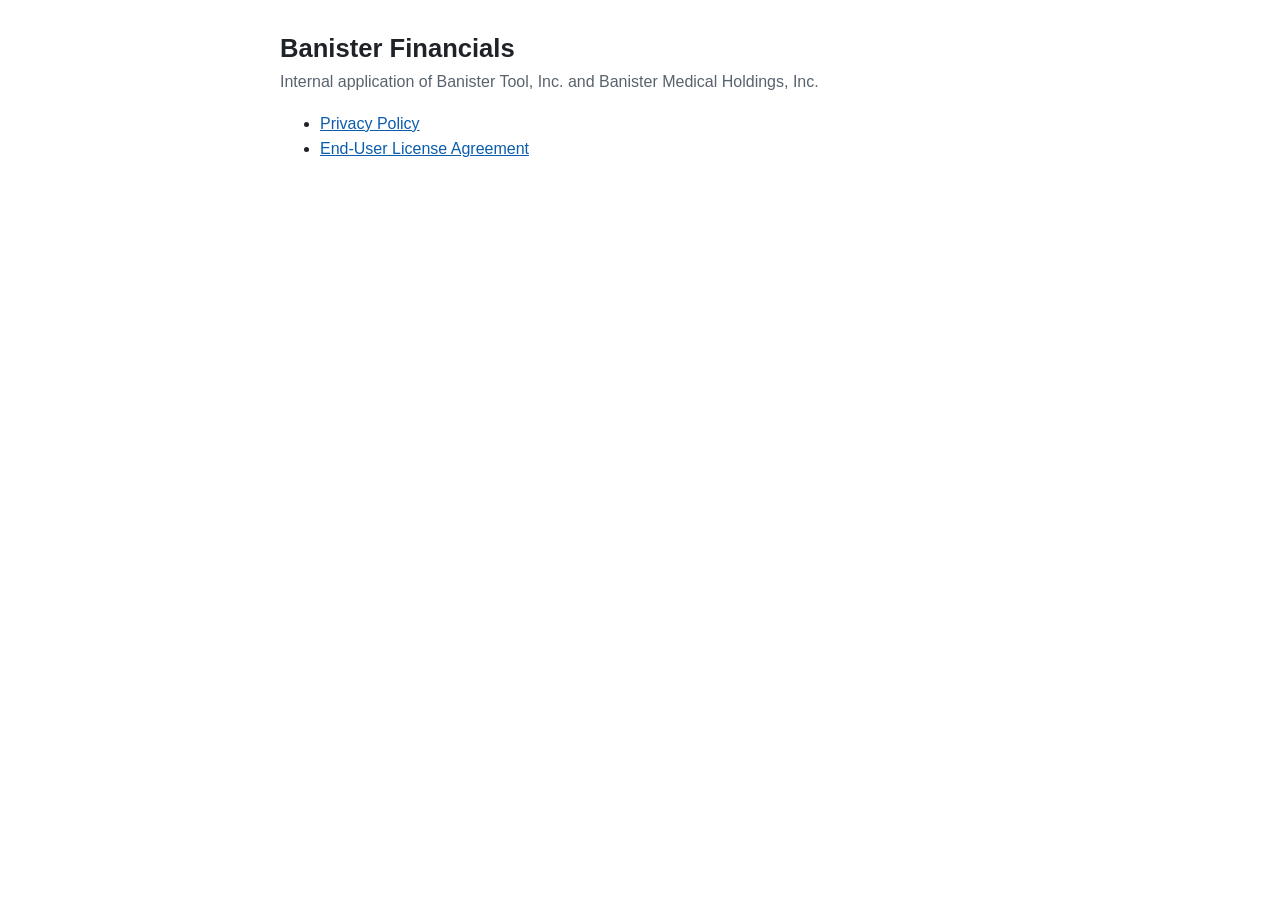
<file: index.html>
<!doctype html>
<html lang="en">
<head>
<meta charset="utf-8">
<meta name="viewport" content="width=device-width, initial-scale=1">
<title>Banister Financials</title>
<link rel="stylesheet" href="style.css">
</head>
<body>
<main>
<h1>Banister Financials</h1>
<p class="meta">Internal application of Banister Tool, Inc. and Banister Medical Holdings, Inc.</p>
<ul>
<li><a href="privacy.html">Privacy Policy</a></li>
<li><a href="eula.html">End-User License Agreement</a></li>
</ul>
</main>
</body>
</html>
</file>
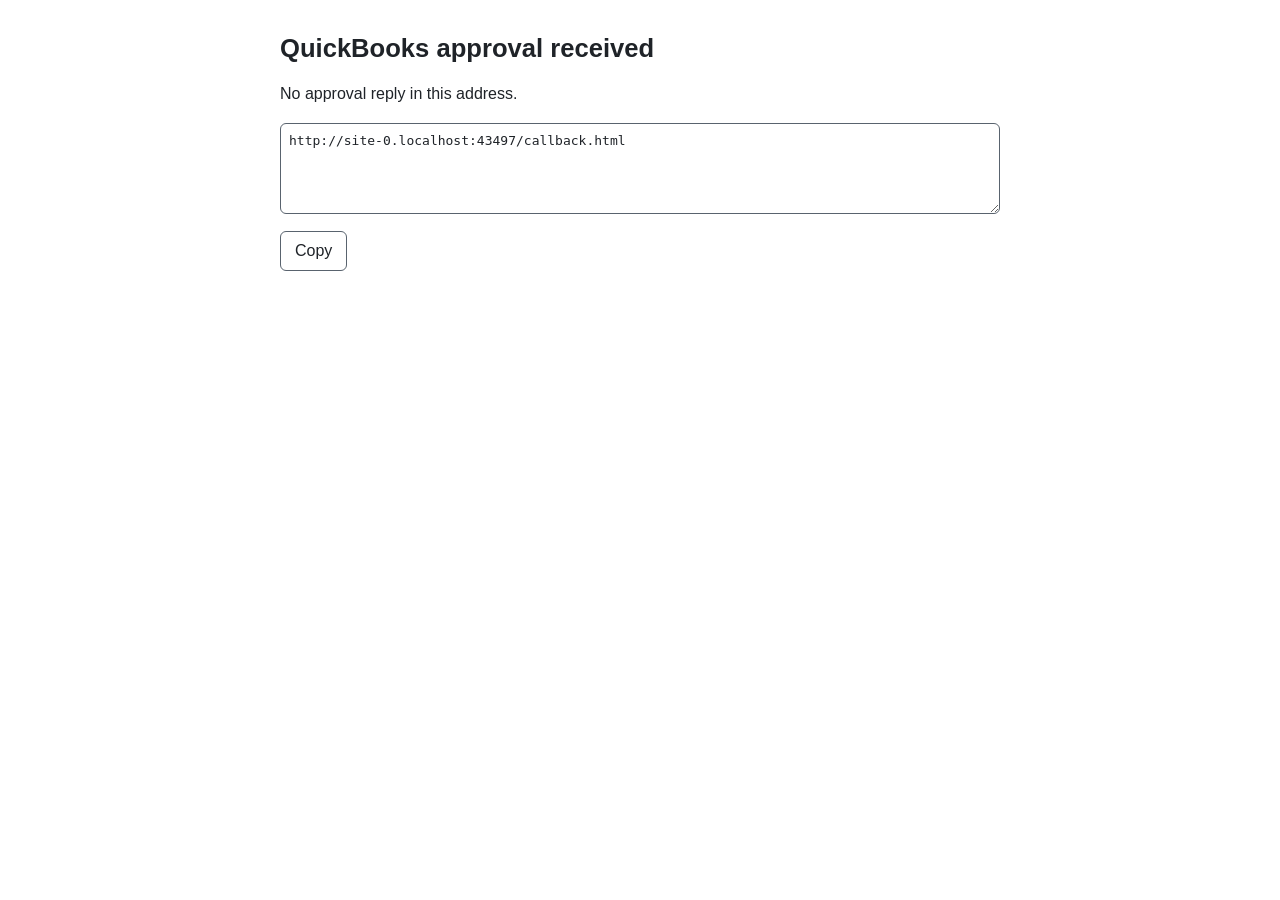
<file: callback.html>
<!doctype html>
<html lang="en">
<head>
<meta charset="utf-8">
<meta name="viewport" content="width=device-width, initial-scale=1">
<meta name="referrer" content="no-referrer">
<title>QuickBooks approval received</title>
<link rel="stylesheet" href="style.css">
<style>
  textarea { width: 100%; box-sizing: border-box; min-height: 7em; font: 13px/1.4 ui-monospace, Menlo, monospace;
             background: var(--bg); color: var(--fg); border: 1px solid var(--muted); border-radius: 6px; padding: 8px; }
  button { margin-top: 10px; font: inherit; padding: 6px 14px; border-radius: 6px; border: 1px solid var(--muted);
           background: var(--bg); color: var(--fg); cursor: pointer; }
</style>
</head>
<body>
<main>
<h1>QuickBooks approval received</h1>
<p id="msg">Copy this address into the Banister Financials terminal window.</p>
<textarea id="reply" readonly></textarea>
<button id="copy" type="button">Copy</button>
</main>
<script>
  // Shows the reply on this page only. Nothing is sent anywhere.
  var box = document.getElementById("reply");
  box.value = window.location.href;
  if (!window.location.search) {
    document.getElementById("msg").textContent = "No approval reply in this address.";
  }
  document.getElementById("copy").addEventListener("click", function () {
    box.select();
    navigator.clipboard.writeText(box.value).then(function () {
      document.getElementById("copy").textContent = "Copied";
    });
  });
</script>
</body>
</html>
</file>
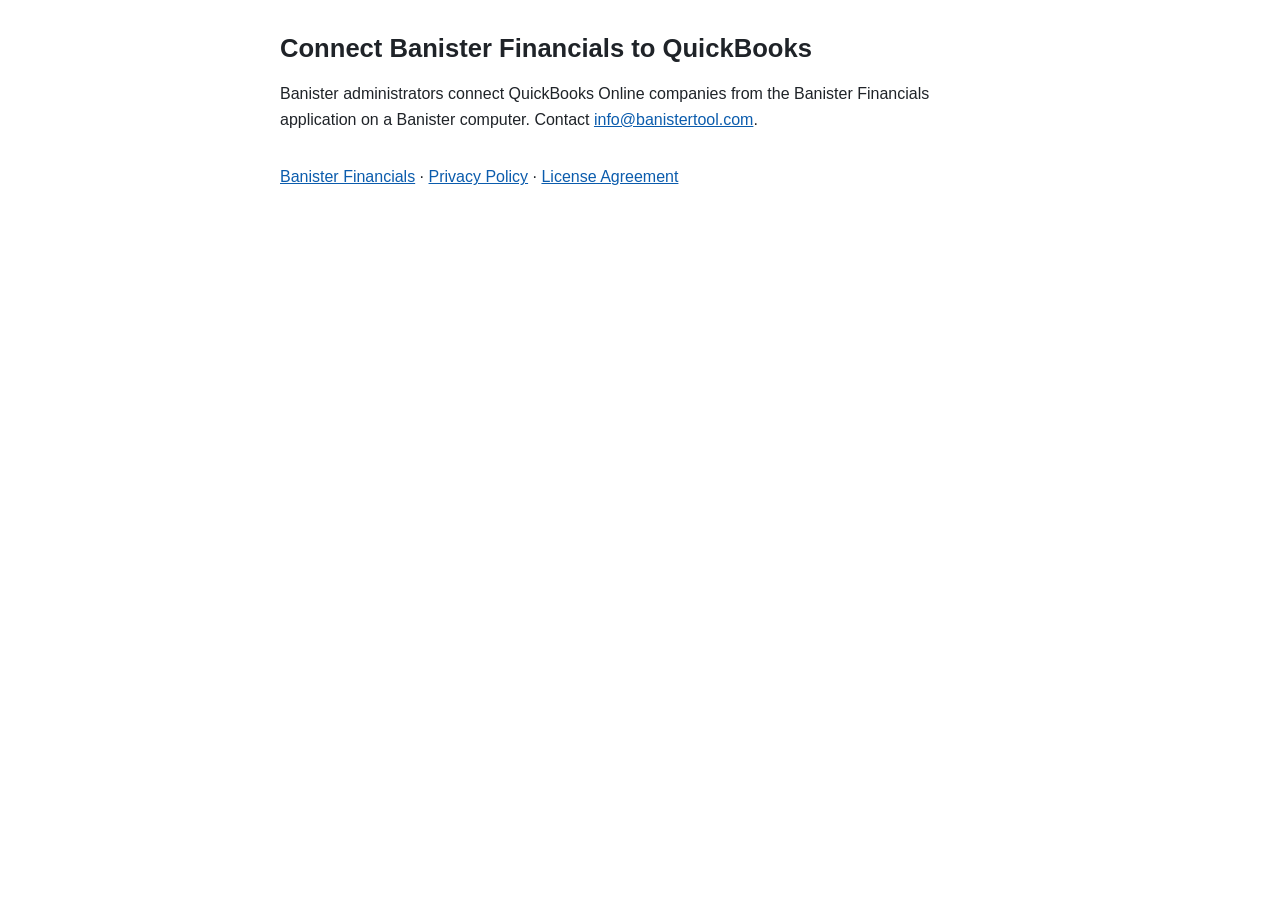
<file: connect.html>
<!doctype html>
<html lang="en">
<head>
<meta charset="utf-8">
<meta name="viewport" content="width=device-width, initial-scale=1">
<title>Connect Banister Financials to QuickBooks</title>
<link rel="stylesheet" href="style.css">
</head>
<body>
<main>
<h1>Connect Banister Financials to QuickBooks</h1>
<p>Banister administrators connect QuickBooks Online companies from the Banister Financials application on a Banister computer. Contact <a href="mailto:info@banistertool.com">info@banistertool.com</a>.</p>
<p class="nav"><a href="index.html">Banister Financials</a> · <a href="privacy.html">Privacy Policy</a> · <a href="eula.html">License Agreement</a></p>
</main>
</body>
</html>
</file>
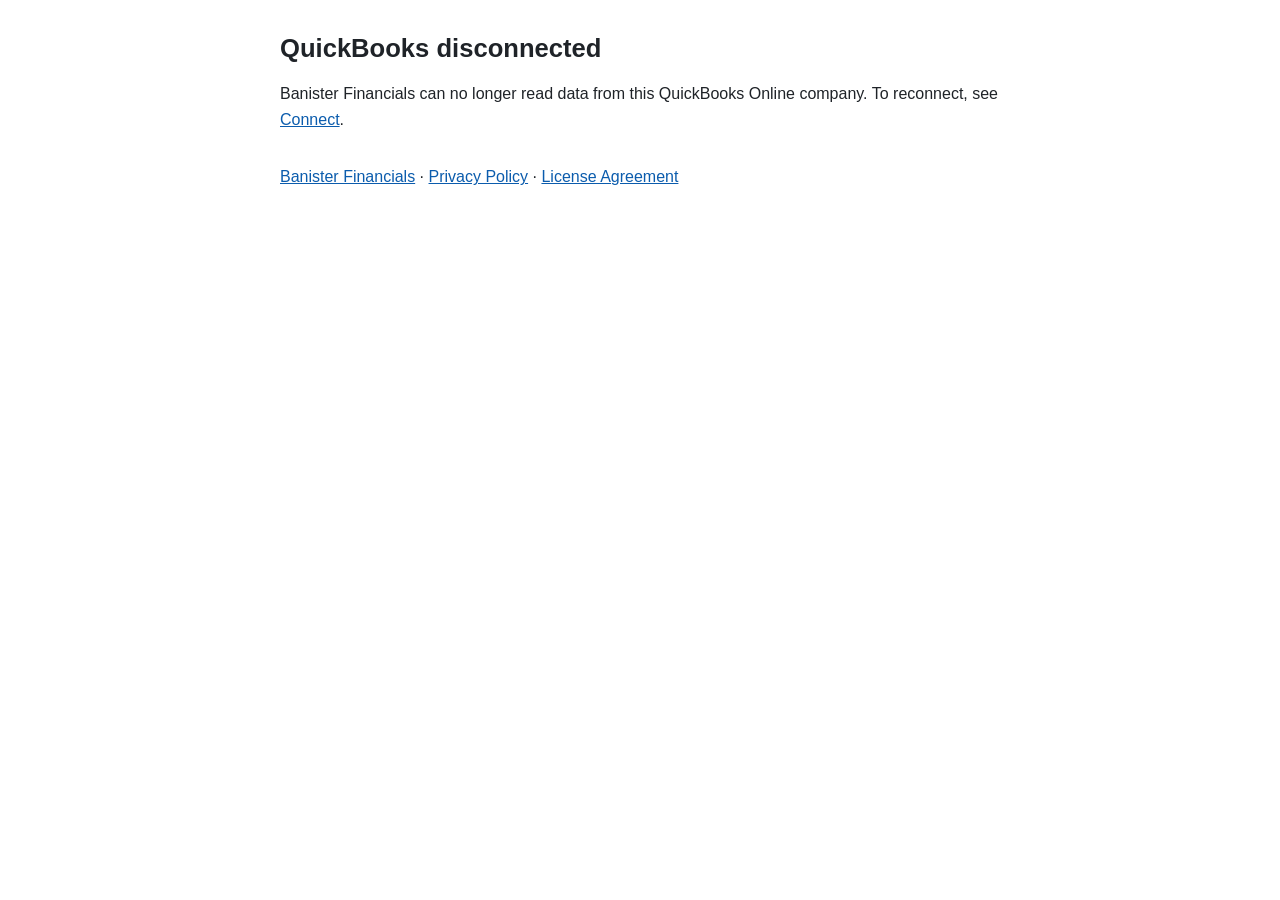
<file: disconnect.html>
<!doctype html>
<html lang="en">
<head>
<meta charset="utf-8">
<meta name="viewport" content="width=device-width, initial-scale=1">
<title>QuickBooks disconnected</title>
<link rel="stylesheet" href="style.css">
</head>
<body>
<main>
<h1>QuickBooks disconnected</h1>
<p>Banister Financials can no longer read data from this QuickBooks Online company. To reconnect, see <a href="connect.html">Connect</a>.</p>
<p class="nav"><a href="index.html">Banister Financials</a> · <a href="privacy.html">Privacy Policy</a> · <a href="eula.html">License Agreement</a></p>
</main>
</body>
</html>
</file>
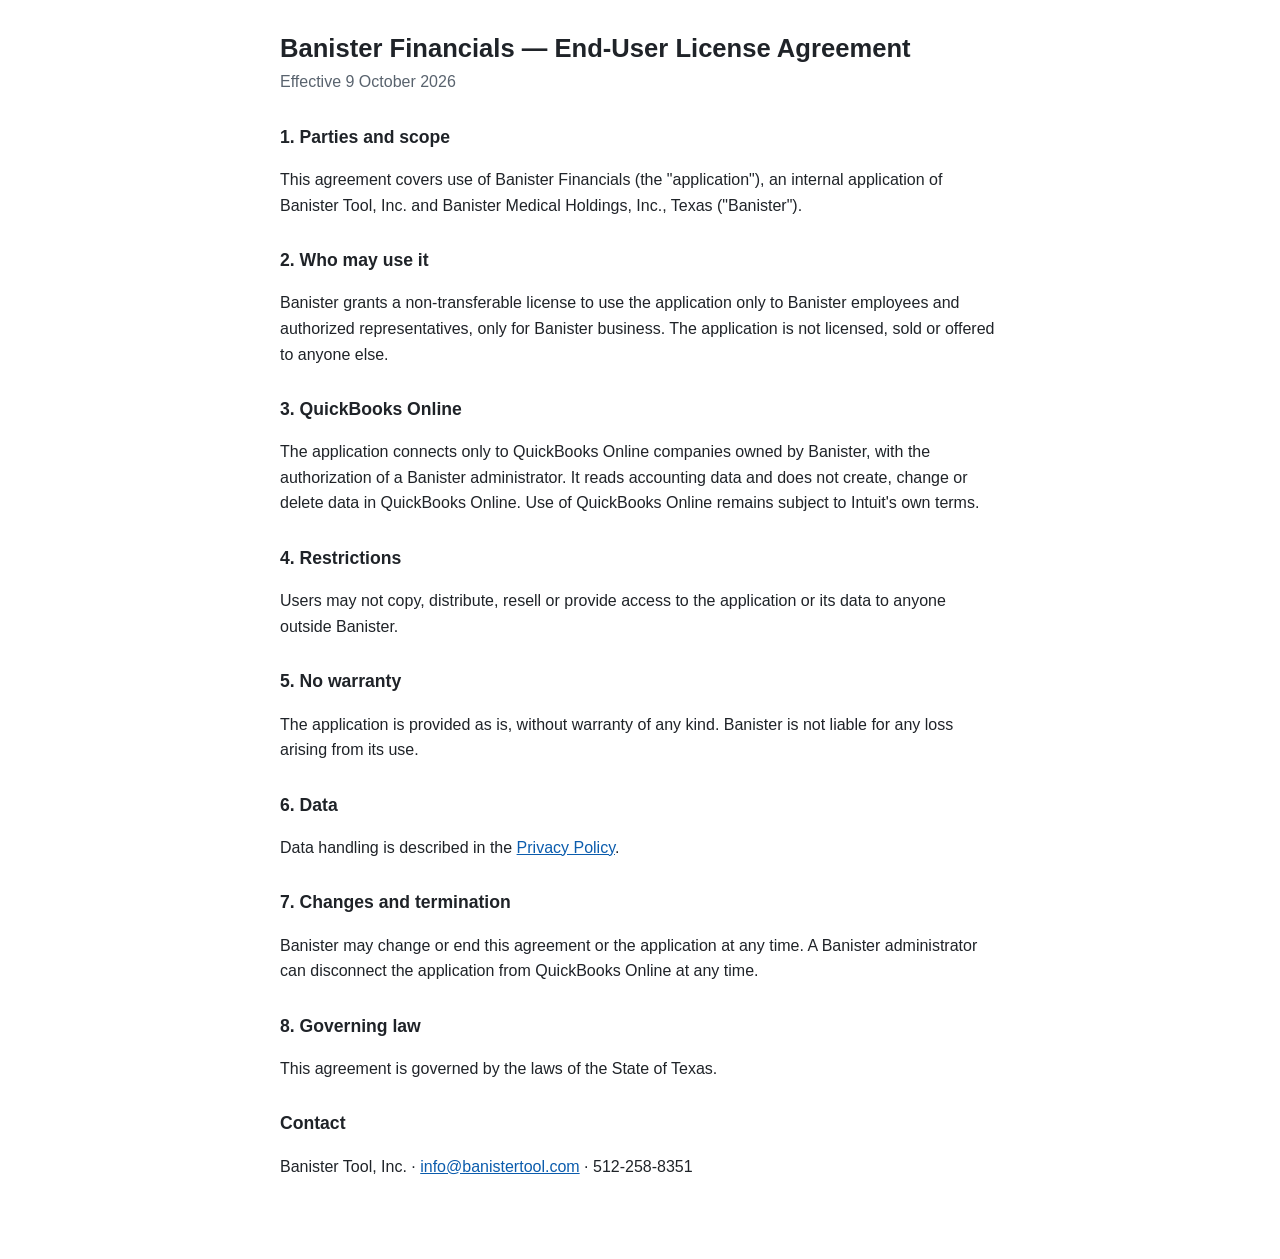
<file: eula.html>
<!doctype html>
<html lang="en">
<head>
<meta charset="utf-8">
<meta name="viewport" content="width=device-width, initial-scale=1">
<title>Banister Financials License Agreement</title>
<link rel="stylesheet" href="style.css">
</head>
<body>
<main>
<h1>Banister Financials — End-User License Agreement</h1>
<p class="meta">Effective 9 October 2026</p>

<h2>1. Parties and scope</h2>
<p>This agreement covers use of Banister Financials (the "application"), an internal application of Banister Tool, Inc. and Banister Medical Holdings, Inc., Texas ("Banister").</p>

<h2>2. Who may use it</h2>
<p>Banister grants a non-transferable license to use the application only to Banister employees and authorized representatives, only for Banister business. The application is not licensed, sold or offered to anyone else.</p>

<h2>3. QuickBooks Online</h2>
<p>The application connects only to QuickBooks Online companies owned by Banister, with the authorization of a Banister administrator. It reads accounting data and does not create, change or delete data in QuickBooks Online. Use of QuickBooks Online remains subject to Intuit's own terms.</p>

<h2>4. Restrictions</h2>
<p>Users may not copy, distribute, resell or provide access to the application or its data to anyone outside Banister.</p>

<h2>5. No warranty</h2>
<p>The application is provided as is, without warranty of any kind. Banister is not liable for any loss arising from its use.</p>

<h2>6. Data</h2>
<p>Data handling is described in the <a href="privacy.html">Privacy Policy</a>.</p>

<h2>7. Changes and termination</h2>
<p>Banister may change or end this agreement or the application at any time. A Banister administrator can disconnect the application from QuickBooks Online at any time.</p>

<h2>8. Governing law</h2>
<p>This agreement is governed by the laws of the State of Texas.</p>

<h2>Contact</h2>
<p>Banister Tool, Inc. · <a href="mailto:info@banistertool.com">info@banistertool.com</a> · 512-258-8351</p>
</main>
</body>
</html>
</file>
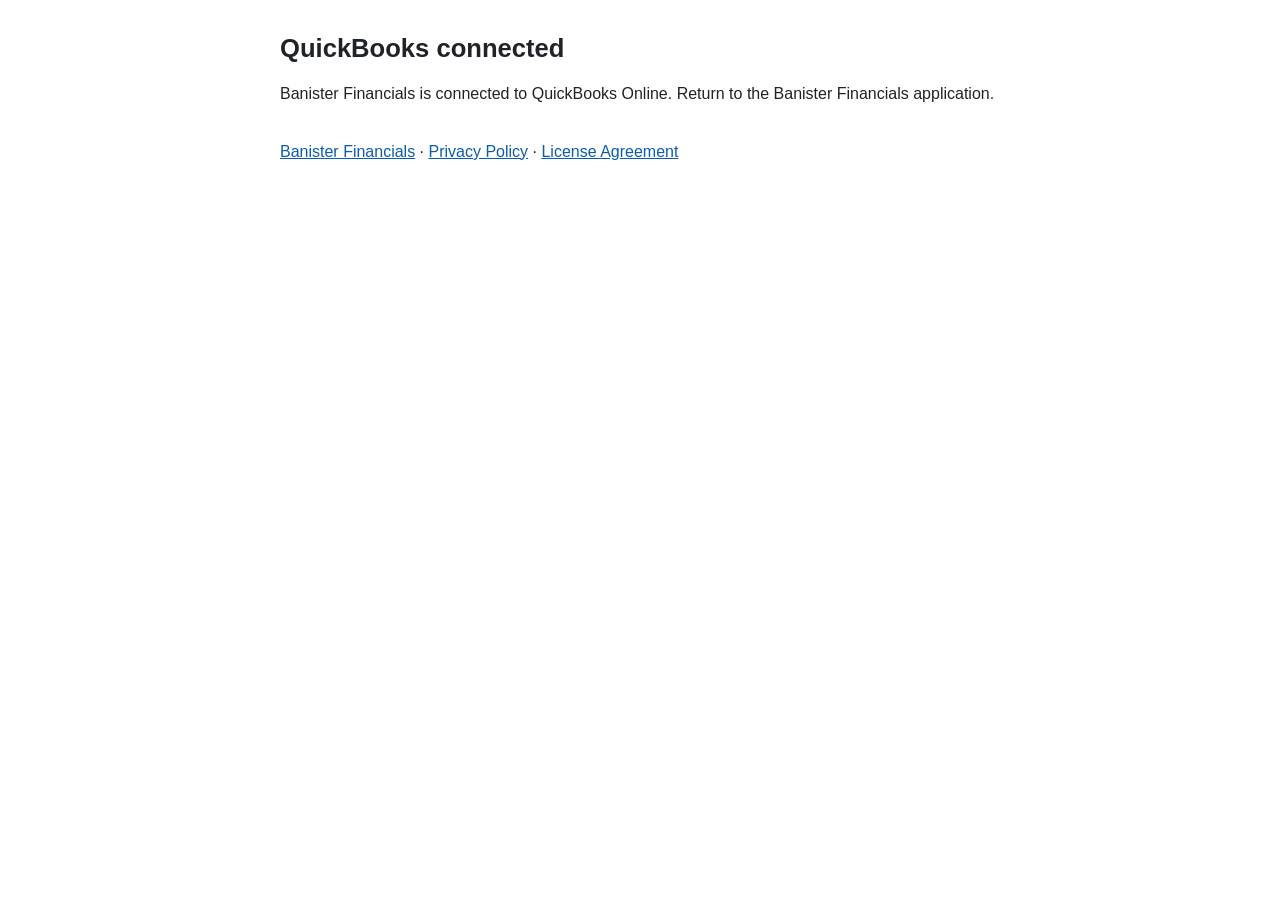
<file: launch.html>
<!doctype html>
<html lang="en">
<head>
<meta charset="utf-8">
<meta name="viewport" content="width=device-width, initial-scale=1">
<title>QuickBooks connected</title>
<link rel="stylesheet" href="style.css">
</head>
<body>
<main>
<h1>QuickBooks connected</h1>
<p>Banister Financials is connected to QuickBooks Online. Return to the Banister Financials application.</p>
<p class="nav"><a href="index.html">Banister Financials</a> · <a href="privacy.html">Privacy Policy</a> · <a href="eula.html">License Agreement</a></p>
</main>
</body>
</html>
</file>
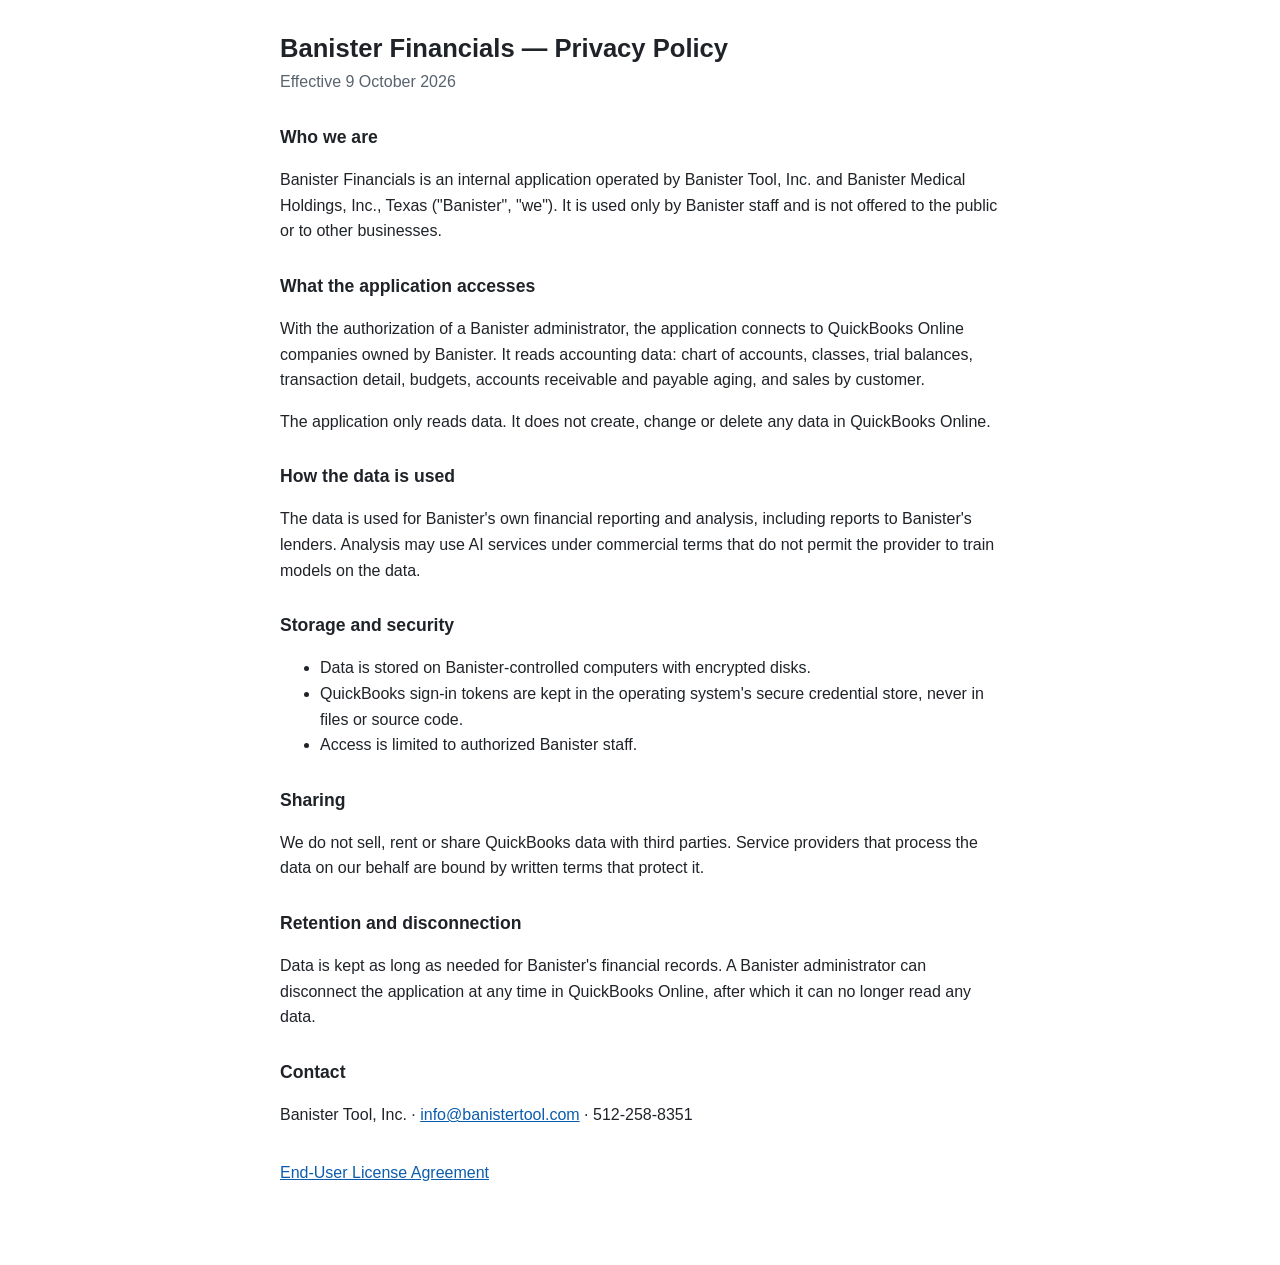
<file: privacy.html>
<!doctype html>
<html lang="en">
<head>
<meta charset="utf-8">
<meta name="viewport" content="width=device-width, initial-scale=1">
<title>Banister Financials Privacy Policy</title>
<link rel="stylesheet" href="style.css">
</head>
<body>
<main>
<h1>Banister Financials — Privacy Policy</h1>
<p class="meta">Effective 9 October 2026</p>

<h2>Who we are</h2>
<p>Banister Financials is an internal application operated by Banister Tool, Inc. and Banister Medical Holdings, Inc., Texas ("Banister", "we"). It is used only by Banister staff and is not offered to the public or to other businesses.</p>

<h2>What the application accesses</h2>
<p>With the authorization of a Banister administrator, the application connects to QuickBooks Online companies owned by Banister. It reads accounting data: chart of accounts, classes, trial balances, transaction detail, budgets, accounts receivable and payable aging, and sales by customer.</p>
<p>The application only reads data. It does not create, change or delete any data in QuickBooks Online.</p>

<h2>How the data is used</h2>
<p>The data is used for Banister's own financial reporting and analysis, including reports to Banister's lenders. Analysis may use AI services under commercial terms that do not permit the provider to train models on the data.</p>

<h2>Storage and security</h2>
<ul>
<li>Data is stored on Banister-controlled computers with encrypted disks.</li>
<li>QuickBooks sign-in tokens are kept in the operating system's secure credential store, never in files or source code.</li>
<li>Access is limited to authorized Banister staff.</li>
</ul>

<h2>Sharing</h2>
<p>We do not sell, rent or share QuickBooks data with third parties. Service providers that process the data on our behalf are bound by written terms that protect it.</p>

<h2>Retention and disconnection</h2>
<p>Data is kept as long as needed for Banister's financial records. A Banister administrator can disconnect the application at any time in QuickBooks Online, after which it can no longer read any data.</p>

<h2>Contact</h2>
<p>Banister Tool, Inc. · <a href="mailto:info@banistertool.com">info@banistertool.com</a> · 512-258-8351</p>

<p class="nav"><a href="eula.html">End-User License Agreement</a></p>
</main>
</body>
</html>
</file>
<file: style.css>
:root { --bg: #ffffff; --fg: #1f2328; --muted: #59636e; --link: #0b5cad; }
@media (prefers-color-scheme: dark) {
  :root { --bg: #16181c; --fg: #e6e8eb; --muted: #9aa3ad; --link: #6cb6ff; }
}
body { margin: 0; background: var(--bg); color: var(--fg);
       font: 16px/1.6 -apple-system, BlinkMacSystemFont, "Segoe UI", Helvetica, Arial, sans-serif; }
main { max-width: 720px; margin: 0 auto; padding: 32px 16px 64px; }
h1 { font-size: 1.6rem; line-height: 1.3; margin: 0 0 4px; }
h2 { font-size: 1.1rem; margin: 28px 0 6px; }
.meta { color: var(--muted); margin: 0 0 16px; }
.nav { margin-top: 32px; }
a { color: var(--link); }
</file>
